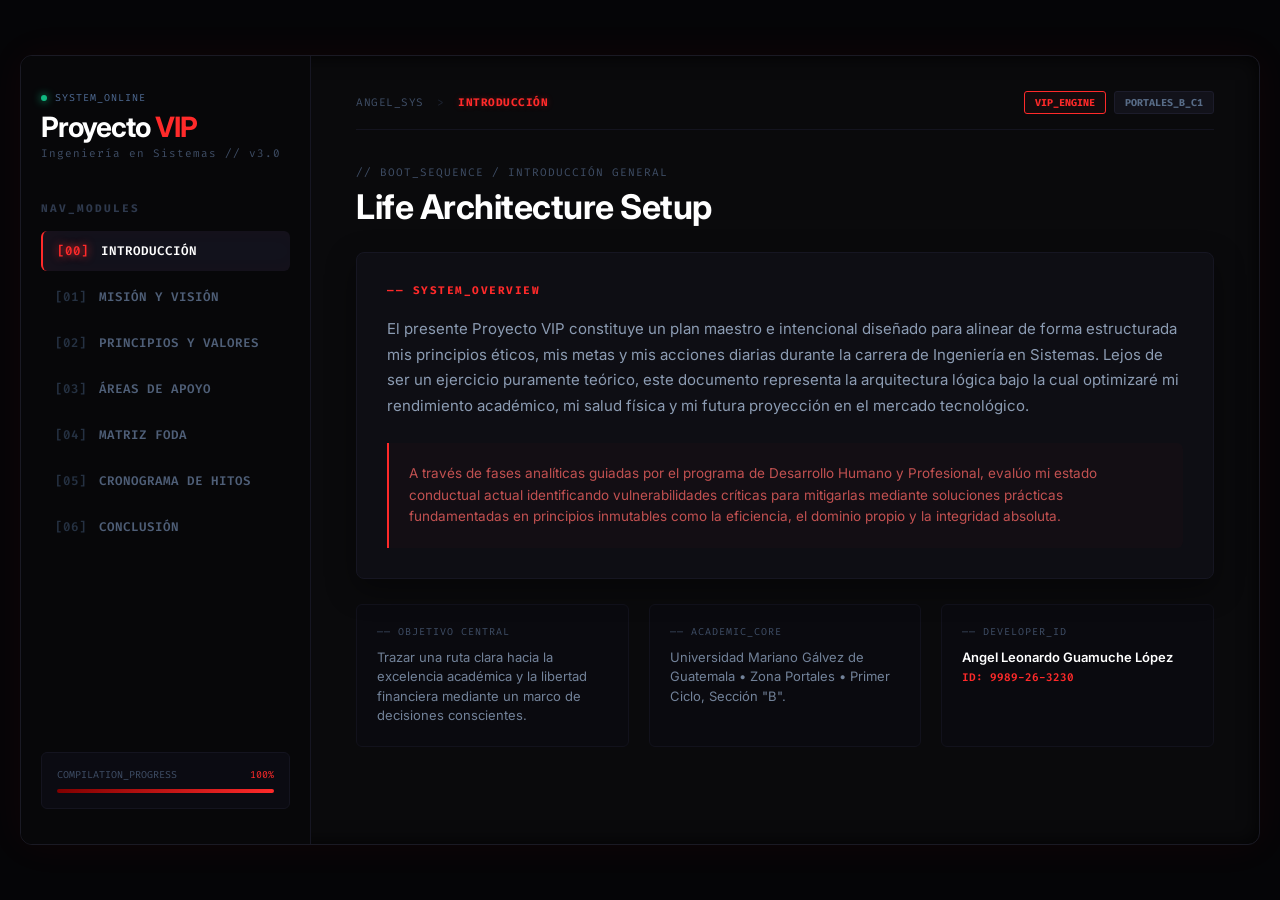
<file: index.html>
<!DOCTYPE html>
<html lang="es">
<head>
    <meta charset="UTF-8">
    <meta name="viewport" content="width=device-width, initial-scale=1.0">
    <title>Proyecto VIP - Angel Leonardo</title>
    <link rel="preconnect" href="https://fonts.googleapis.com">
    <link rel="preconnect" href="https://fonts.gstatic.com" crossorigin>
    <link href="https://fonts.googleapis.com/css2?family=Fira+Code:wght@400;600;700&family=Inter:wght@300;400;500;600;700&display=swap" rel="stylesheet">
    <link rel="stylesheet" href="https://cdnjs.cloudflare.com/ajax/libs/font-awesome/6.5.1/css/all.min.css">
    <link rel="stylesheet" href="styles.css">
</head>
<body>

    <div class="dashboard-container">
        
        <aside class="sidebar">
            <div class="brand-section">
                <span class="sub-brand"><span class="pulse-dot"></span> SYSTEM_ONLINE</span>
                <h1 class="main-brand">Proyecto <span class="text-red">VIP</span></h1>
                <span class="brand-career">Ingeniería en Sistemas // v3.0</span>
            </div>

            <div class="menu-label">NAV_MODULES</div>
            <nav class="sidebar-menu">
                <button class="menu-item active" onclick="switchTab(event, 'tab-intro')">
                    <span class="menu-num">[00]</span> INTRODUCCIÓN
                </button>
                <button class="menu-item" onclick="switchTab(event, 'tab-vision')">
                    <span class="menu-num">[01]</span> MISIÓN Y VISIÓN
                </button>
                <button class="menu-item" onclick="switchTab(event, 'tab-principles')">
                    <span class="menu-num">[02]</span> PRINCIPIOS Y VALORES
                </button>
                <button class="menu-item" onclick="switchTab(event, 'tab-areas')">
                    <span class="menu-num">[03]</span> ÁREAS DE APOYO
                </button>
                <button class="menu-item" onclick="switchTab(event, 'tab-foda')">
                    <span class="menu-num">[04]</span> MATRIZ FODA
                </button>
                <button class="menu-item" onclick="switchTab(event, 'tab-roadmap')">
                    <span class="menu-num">[05]</span> CRONOGRAMA DE HITOS
                </button>
                <button class="menu-item" onclick="switchTab(event, 'tab-conclusion')">
                    <span class="menu-num">[06]</span> CONCLUSIÓN
                </button>
            </nav>

            <div class="sidebar-footer">
                <div class="progress-container">
                    <div class="progress-text">
                        <span>COMPILATION_PROGRESS</span>
                        <span class="text-red font-mono">100%</span>
                    </div>
                    <div class="progress-bar-bg">
                        <div class="progress-bar-fill"></div>
                    </div>
                </div>
            </div>
        </aside>

        <main class="main-content">
            
            <header class="top-header">
                <div class="breadcrumb">
                    <span>ANGEL_SYS</span> <span class="separator">></span> <span class="active-path" id="path-indicator">INTRODUCCIÓN</span>
                </div>
                <div class="header-badges">
                    <span class="badge badge-outline">VIP_ENGINE</span>
                    <span class="badge badge-filled">PORTALES_B_C1</span>
                </div>
            </header>

            <div class="workspace">
                
                <div id="tab-intro" class="tab-pane active">
                    <div class="module-title">// BOOT_SEQUENCE / INTRODUCCIÓN GENERAL</div>
                    <h2 class="section-heading">Life Architecture Setup</h2>

                    <div class="glass-card">
                        <div class="card-subtitle">—— SYSTEM_OVERVIEW</div>
                        <p class="description-text">
                            El presente Proyecto VIP constituye un plan maestro e intencional diseñado para alinear de forma estructurada mis principios éticos, mis metas y mis acciones diarias durante la carrera de Ingeniería en Sistemas. Lejos de ser un ejercicio puramente teórico, este documento representa la arquitectura lógica bajo la cual optimizaré mi rendimiento académico, mi salud física y mi futura proyección en el mercado tecnológico.
                        </p>

                        <div class="highlight-block">
                            A través de fases analíticas guiadas por el programa de Desarrollo Humano y Profesional, evalúo mi estado conductual actual identificando vulnerabilidades críticas para mitigarlas mediante soluciones prácticas fundamentadas en principios inmutables como la eficiencia, el dominio propio y la integridad absoluta.
                        </div>
                    </div>

                    <div class="info-grid triple">
                        <div class="mini-card">
                            <div class="mini-card-title">—— OBJETIVO CENTRAL</div>
                            <p class="mini-card-text">Trazar una ruta clara hacia la excelencia académica y la libertad financiera mediante un marco de decisiones conscientes.</p>
                        </div>
                        <div class="mini-card">
                            <div class="mini-card-title">—— ACADEMIC_CORE</div>
                            <p class="mini-card-text">Universidad Mariano Gálvez de Guatemala • Zona Portales • Primer Ciclo, Sección "B".</p>
                        </div>
                        <div class="mini-card">
                            <div class="mini-card-title">—— DEVELOPER_ID</div>
                            <p class="mini-card-text white-highlight">Angel Leonardo Guamuche López<br><span class="text-red font-mono text-xs">ID: 9989-26-3230</span></p>
                        </div>
                    </div>
                </div>

                <div id="tab-vision" class="tab-pane">
                    <div class="module-title">// DIRECTIVES / ARQUITECTURA ESTRATÉGICA</div>
                    <h2 class="section-heading">Core Misión & Visión</h2>

                    <div class="info-grid dual">
                        <div class="glass-card border-red-subtle">
                            <div class="card-subtitle"><i class="fa-solid fa-eye"></i> VISION_TARGET (META GLOBAL)</div>
                            <p class="quote-text">
                                "Consolidarme como un ingeniero líder e íntegro que goza de libertad financiera mediante sistemas de inversión inteligentes y un bienestar integral innegociable; construyendo un legacy de excelencia técnica, mental y física en cada área de mi vida."
                            </p>
                            <div class="indicator-box">
                                <strong>Objetivo de Visión:</strong> Desarrollar un liderazgo técnico y humano mediante la ingeniería en sistemas, que me permita asegurar estabilidad financiera y equilibrio emocional para impactar positivamente en mi entorno.
                            </div>
                        </div>

                        <div class="glass-card border-red-subtle">
                            <div class="card-subtitle"><i class="fa-solid fa-terminal"></i> MISSION_SCRIPT (MÉTODO DE OPERACIÓN)</div>
                            <p class="quote-text">
                                "Optimizar mi rendimiento profesional y académico utilizando mi intuición analítica y madurez laboral para resolver problemas complejos en el sector IT, manteniendo una disciplina física y mental estricta que potencie mi salud y mi valor estratégico en equipos de alta exigencia."
                            </p>
                        </div>
                    </div>
                </div>

                <div id="tab-principles" class="tab-pane">
                    <div class="module-title">// SECURITY_ETHICS / MARCO DE PROTECCIÓN CONDUCTUAL</div>
                    <h2 class="section-heading">VIP Principles & Upgrades</h2>

                    <div class="info-grid dual">
                        <div class="glass-card">
                            <div class="card-subtitle">—— PRINCIPIOS VIP (SISTEMAS INMUTABLES)</div>
                            <ul class="custom-list">
                                <li><span class="list-num">PRN-01</span> <div><strong>Libertad Financiera:</strong> Generar apropiación y capacidad real de ahorro.</div></li>
                                <li><span class="list-num">PRN-02</span> <div><strong>Trabajo Duro:</strong> Ejecución enfocada sin buscar atajos fáciles.</div></li>
                                <li><span class="list-num">PRN-03</span> <div><strong>Responsabilidad:</strong> Responder plenamente por cada decisión tomada.</div></li>
                                <li><span class="list-num">PRN-04</span> <div><strong>Productividad:</strong> Maximizar el rendimiento del tiempo disponible.</div></li>
                                <li><span class="list-num">PRN-05</span> <div><strong>Integridad:</strong> Comportamiento intachable alineado a la moralidad.</div></li>
                            </ul>
                        </div>

                        <div class="glass-card">
                            <div class="card-subtitle">—— VALORES OPERATIVOS (PASSIVE BUFFS)</div>
                            <ul class="custom-list">
                                <li><span class="list-num badge-gray">VAL-01</span> <div><strong>Resiliencia:</strong> Sostener la marcha bajo entornos de alta exigencia.</div></li>
                                <li><span class="list-num badge-gray">VAL-02</span> <div><strong>Disciplina:</strong> Hacer lo que corresponde por encima del estado de ánimo.</div></li>
                                <li><span class="list-num badge-gray">VAL-03</span> <div><strong>Paciencia:</strong> Respetar la maduración cronológica de los procesos.</div></li>
                                <li><span class="list-num badge-gray">VAL-04</span> <div><strong>Compromiso:</strong> Pacto inquebrantable con mis metas a largo plazo.</div></li>
                                <li><span class="list-num badge-gray">VAL-05</span> <div><strong>Gratitud:</strong> Reconocimiento del camino, de la fe y los mentores.</div></li>
                            </ul>
                        </div>
                    </div>
                </div>

                <div id="tab-areas" class="tab-pane">
                    <div class="module-title">// DEPENDENCY_INJECTION / NODOS DE RED DE SEGURIDAD</div>
                    <h2 class="section-heading">Sustento & Power Sources</h2>
                    
                    <div class="glass-card">
                        <div class="card-subtitle">—— ÁREAS DE CONTROL INTEGRAL</div>
                        <p class="description-text mb-20">
                            Para evitar un fallo sistémico o fatiga crítica, el proyecto se distribuye en pilares fundamentales que sustentan mi crecimiento diario:
                        </p>
                        
                        <div class="info-grid triple">
                            <div class="sub-border-card">
                                <h3><i class="fa-solid fa-brain text-red"></i> Intelectual & Laboral</h3>
                                <p class="small-text">Respaldado por el ecosistema de la UMG y la experiencia laboral previa para acelerar la inserción en vacantes IT competitivas.</p>
                            </div>
                            <div class="sub-border-card">
                                <h3><i class="fa-solid fa-heart text-red"></i> Familiar & Emocional</h3>
                                <p class="small-text">Soporte y estabilidad de mi círculo cercano que actúa como red de mitigación de estrés en semanas cargadas.</p>
                            </div>
                            <div class="sub-border-card">
                                <h3><i class="fa-solid fa-dumbbell text-red"></i> Física & Espiritual</h3>
                                <p class="small-text">Entrenamientos de fuerza bien agendados y entrega de planes bajo la soberanía y guía de Dios ("Debemos hacer planes confiando en que Dios nos dirija").</p>
                            </div>
                        </div>
                    </div>
                </div>

                <div id="tab-foda" class="tab-pane">
                    <div class="module-title">// RISK_ANALYSIS / REVISIÓN ESTRATÉGICA DE ENTORNO</div>
                    <h2 class="section-heading">Matriz FODA & Mitigación</h2>

                    <div class="info-grid dual">
                        <div class="glass-card border-green-subtle">
                            <div class="card-subtitle text-green">[ASSETS / PUNTOS FUERTES]</div>
                            <ul class="bullet-list">
                                <li>Capacidad destacada de aprendizaje autodidacta y enfoque en programación.</li>
                                <li>Madurez y sólida ética de trabajo desarrollada en experiencias previas.</li>
                                <li>Resiliencia para tramos largos y claridad absoluta de objetivos vitales.</li>
                            </ul>
                        </div>

                        <div class="glass-card border-red-subtle">
                            <div class="card-subtitle text-red">[BUGS / EXCEPCIONES CRÍTICAS]</div>
                            <ul class="bullet-list">
                                <li>Desmotivación repentina ante contenidos puramente teóricos.</li>
                                <li>Gestión de la fatiga acumulada entre la carga laboral y los estudios.</li>
                                <li>Distracciones externas o desgaste mental hacia los cierres de ciclo.</li>
                            </ul>
                        </div>
                    </div>

                    <div class="glass-card mt-20">
                        <div class="card-subtitle">—— MITIGATION_SCRIPTS (PARCHES DE ACCIÓN)</div>
                        <div class="timeline-logs">
                            <div class="log-line"><span class="lbl-short">[SHORT-TERM]</span> Dedicar 1-2 horas diarias al estudio autodidacta de código y blindar los entrenamientos de fuerza.</div>
                            <div class="log-line"><span class="lbl-mid">[MID-TERM]</span> Aprovechar la madurez laboral previa para migrar a plazas técnicas intermedias y crear un fondo de reserva financiero robusto.</div>
                            <div class="log-line"><span class="lbl-long">[LONG-TERM]</span> Sostener la resiliencia en la recta final de la carrera, abriendo cuentas de inversión avanzadas.</div>
                        </div>
                    </div>
                </div>

                <div id="tab-roadmap" class="tab-pane">
                    <div class="module-title">// TIMELINE / HITOS DE DESPLIEGUE</div>
                    <h2 class="section-heading">Release Roadmap & Métricas</h2>

                    <div class="glass-card no-padding">
                        <table class="premium-table">
                            <thead>
                                <tr>
                                    <th>RELEASE_ID</th>
                                    <th>ACTIVIDAD DEL CORE / MISIONES</th>
                                    <th>FASE</th>
                                    <th>CRITICAL DEADLINE</th>
                                </tr>
                            </thead>
                            <tbody>
                                <tr>
                                    <td class="font-mono text-red">MET-01</td>
                                    <td>Dominar herramientas y stacks modernos de programación de forma libre.</td>
                                    <td>Corto Plazo</td>
                                    <td class="font-mono label-deadline">DICIEMBRE 2026</td>
                                </tr>
                                <tr>
                                    <td class="font-mono text-red">MET-02</td>
                                    <td>Culminar e ingresar limpio al segundo año de Ingeniería en Sistemas.</td>
                                    <td>Corto Plazo</td>
                                    <td class="font-mono label-deadline">DICIEMBRE 2026</td>
                                </tr>
                                <tr>
                                    <td class="font-mono text-red">MET-03</td>
                                    <td>Migración y estabilización formal en un empleo del sector IT.</td>
                                    <td>Mediano Plazo</td>
                                    <td class="font-mono label-deadline">ENERO 2028</td>
                                </tr>
                                <tr>
                                    <td class="font-mono text-red">MET-04</td>
                                    <td>Consolidación del fondo de reserva estratégico para apalancamiento.</td>
                                    <td>Mediano Plazo</td>
                                    <td class="font-mono label-deadline">JUNIO 2028</td>
                                </tr>
                                <tr>
                                    <td class="font-mono text-red">MET-05</td>
                                    <td>Graduación y obtención del título oficial de Ingeniería en Sistemas.</td>
                                    <td>Largo Plazo</td>
                                    <td class="font-mono label-deadline text-red font-bold">AGOSTO 2031</td>
                                </tr>
                            </tbody>
                        </table>
                    </div>
                </div>

                <div id="tab-conclusion" class="tab-pane">
                    <div class="module-title">// EVALUATION / CONCLUSIÓN INTEGRAL</div>
                    <h2 class="section-heading">Dev Review & Growth</h2>

                    <div class="glass-card reflection-card">
                        <div class="card-subtitle text-red">—— INSTRUCTION_COMPILATION_SUCCESS</div>
                        <p class="reflection-text">
                            "Gracias a este proyecto VIP he aprendido que el éxito no es un evento de suerte, sino un algoritmo de decisiones diarias basadas en principios inmutables como la moralidad. Cada día me sumerjo más en querer lograr todo lo propuesto dentro de este proyecto; estoy siendo más disciplinado, honesto y responsable conmigo mismo y eso me hace sentirme bien más allá de lo que quiero lograr. Disfruto el proceso y, conociendo mi capacidad real, me ha ayudado a dejar de ser tan pesimista conmigo mismo."
                        </p>
                        <div class="script-footer font-mono">
                            <span>SOURCE: PORTAFOLIO_VIP_ANGEL.LOG</span>
                            <span class="text-red">"Debemos hacer planes confiando en que Dios nos dirija" — Prov. 16:9</span>
                        </div>
                    </div>
                </div>

            </div>
        </main>
    </div>

    <script>
        function switchTab(event, tabId) {
            // Ocultar paneles activos
            const panes = document.querySelectorAll('.tab-pane');
            panes.forEach(pane => pane.classList.remove('active'));

            // Quitar clase activa a botones
            const menuItems = document.querySelectorAll('.menu-item');
            menuItems.forEach(item => item.classList.remove('active'));

            // Activar el panel y botón correspondientes
            document.getElementById(tabId).classList.add('active');
            event.currentTarget.classList.add('active');

            // Actualizar dinámicamente la miga de pan superior omitiendo códigos de corchetes
            const pathText = event.currentTarget.innerText.replace(/\[\d+\]/g, '').trim();
            document.getElementById('path-indicator').innerText = pathText;
        }
    </script>
</body>
</html>
</file>
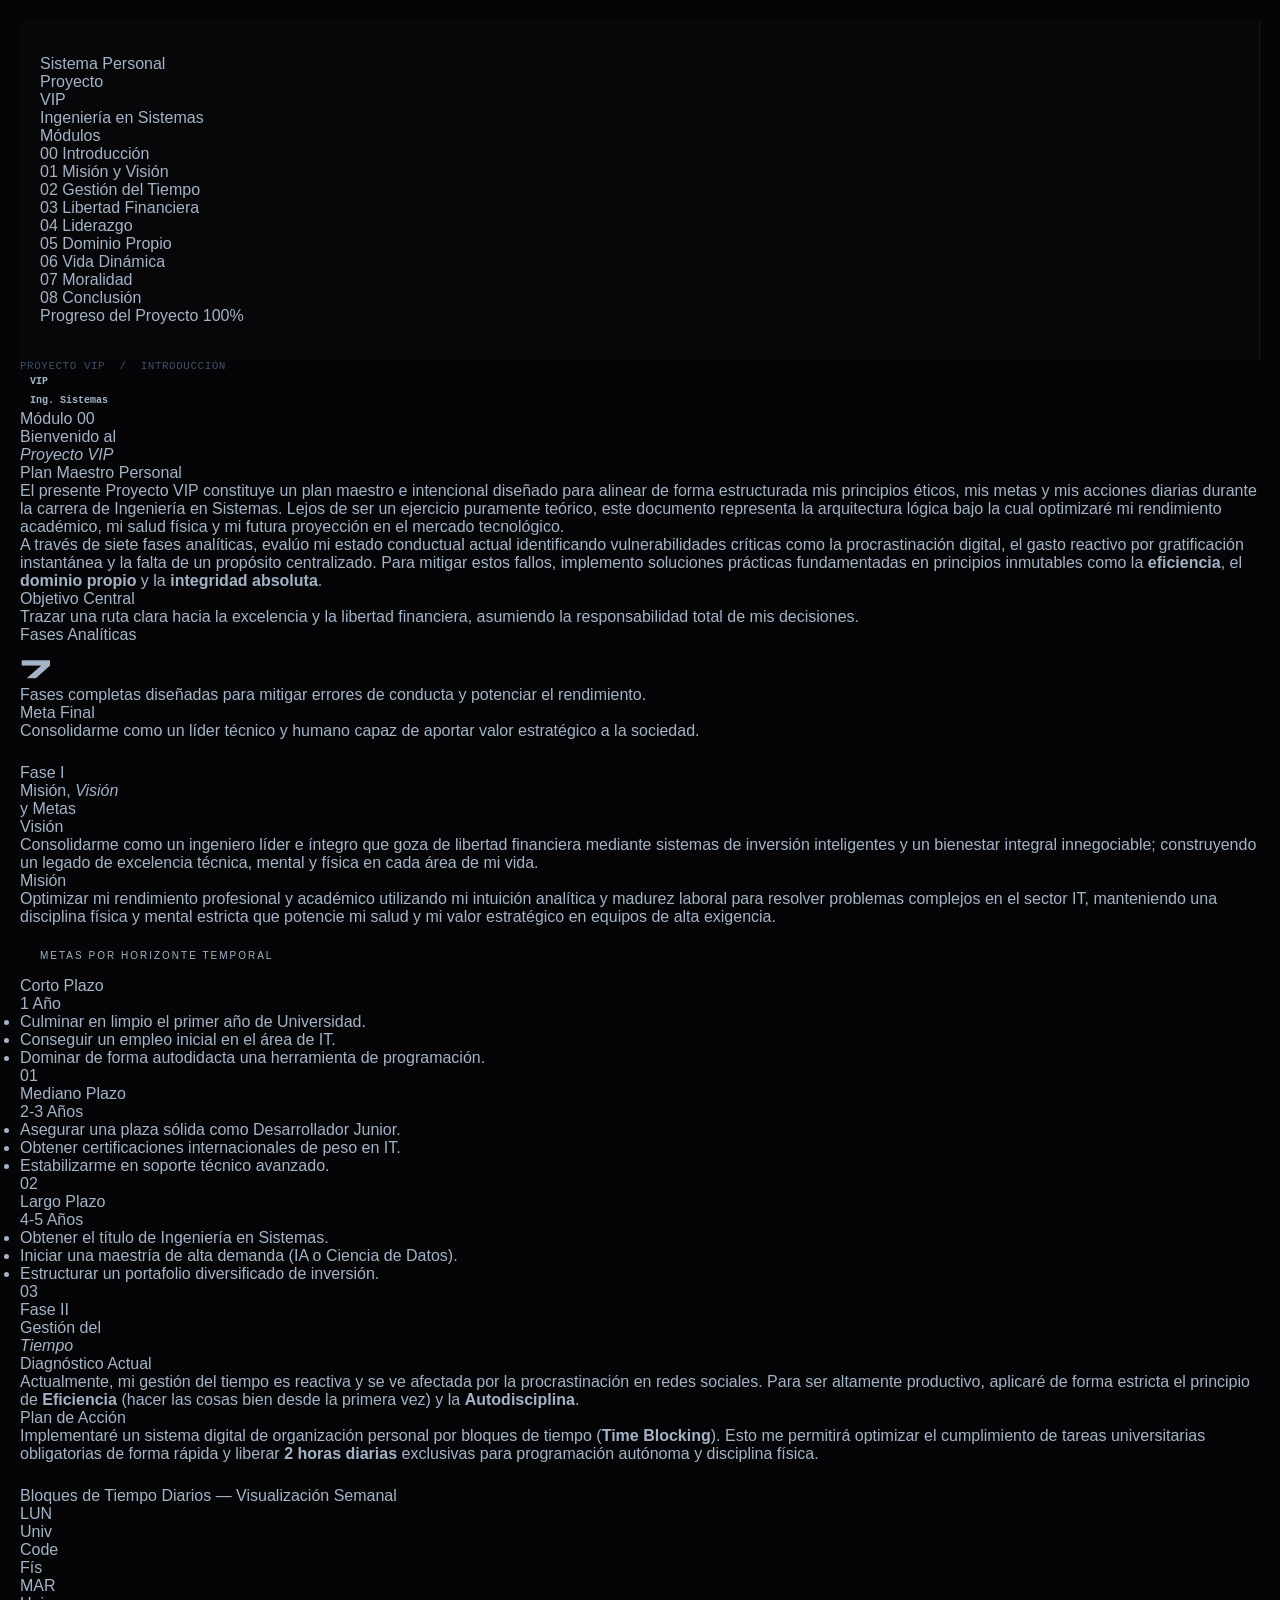
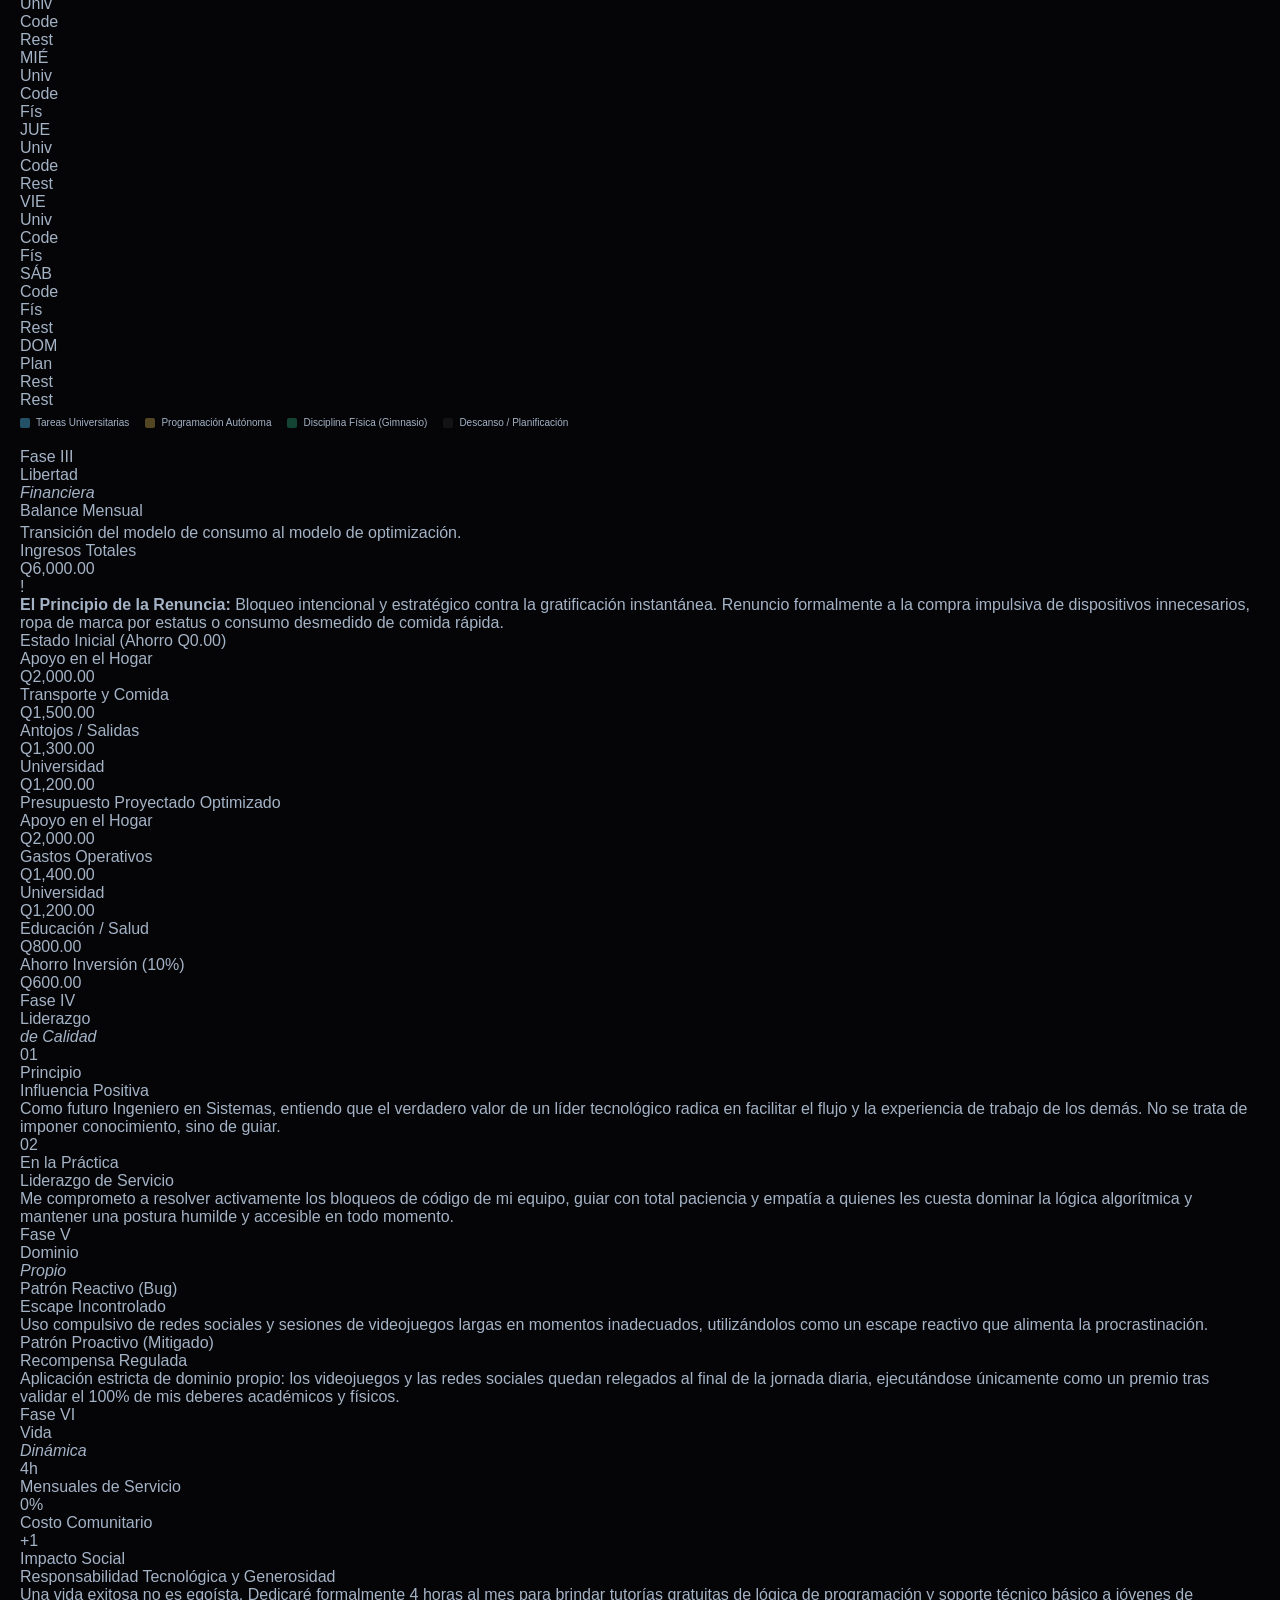
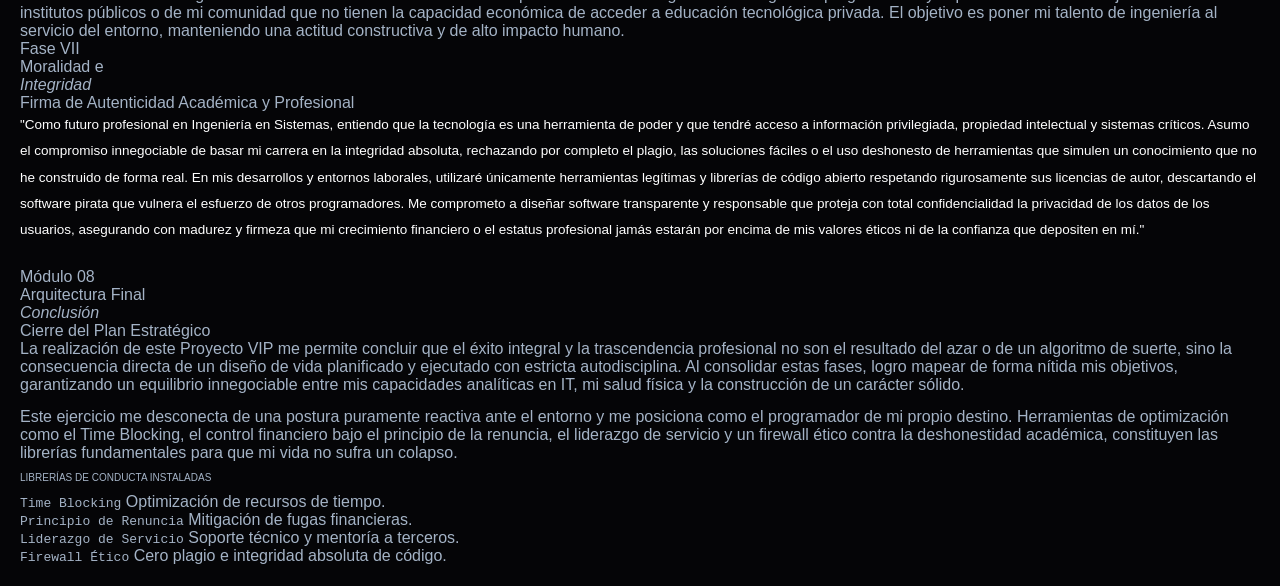
<file: dashb.html>
<!DOCTYPE html>
<html lang="es">
<head>
  <meta charset="UTF-8" />
  <meta name="viewport" content="width=device-width, initial-scale=1.0"/>
  <title>Proyecto VIP</title>
  <link href="https://fonts.googleapis.com/css2?family=Syne:wght@400;600;700;800&family=JetBrains+Mono:wght@300;400;600&family=Playfair+Display:wght@400;700&display=swap" rel="stylesheet"/>
  <link rel="stylesheet" href="styles.css" />
</head>
<body>
<div class="app">

  <aside class="sidebar">
    <div class="sidebar-logo">
      <div class="logo-tag">Sistema Personal</div>
      <div class="logo-title">Proyecto<br><span>VIP</span></div>
      <div class="logo-sub">Ingeniería en Sistemas</div>
    </div>

    <div class="sidebar-section-label">Módulos</div>

    <div class="nav-item active" onclick="switchPanel('intro', this)">
      <span class="nav-num">00</span>
      <span class="nav-label">Introducción</span>
      <span class="nav-dot"></span>
    </div>
    <div class="nav-item" onclick="switchPanel('fase1', this)">
      <span class="nav-num">01</span>
      <span class="nav-label">Misión y Visión</span>
      <span class="nav-dot"></span>
    </div>
    <div class="nav-item" onclick="switchPanel('fase2', this)">
      <span class="nav-num">02</span>
      <span class="nav-label">Gestión del Tiempo</span>
      <span class="nav-dot"></span>
    </div>
    <div class="nav-item" onclick="switchPanel('fase3', this)">
      <span class="nav-num">03</span>
      <span class="nav-label">Libertad Financiera</span>
      <span class="nav-dot"></span>
    </div>
    <div class="nav-item" onclick="switchPanel('fase4', this)">
      <span class="nav-num">04</span>
      <span class="nav-label">Liderazgo</span>
      <span class="nav-dot"></span>
    </div>
    <div class="nav-item" onclick="switchPanel('fase5', this)">
      <span class="nav-num">05</span>
      <span class="nav-label">Dominio Propio</span>
      <span class="nav-dot"></span>
    </div>
    <div class="nav-item" onclick="switchPanel('fase6', this)">
      <span class="nav-num">06</span>
      <span class="nav-label">Vida Dinámica</span>
      <span class="nav-dot"></span>
    </div>
    <div class="nav-item" onclick="switchPanel('fase7', this)">
      <span class="nav-num">07</span>
      <span class="nav-label">Moralidad</span>
      <span class="nav-dot"></span>
    </div>
    <div class="nav-item" onclick="switchPanel('conclusion', this)">
      <span class="nav-num">08</span>
      <span class="nav-label">Conclusión</span>
      <span class="nav-dot"></span>
    </div>

    <div class="sidebar-footer">
      <div class="progress-label">
        <span>Progreso del Proyecto</span>
        <span id="prog-pct">100%</span>
      </div>
      <div class="progress-bar">
        <div class="progress-fill" id="prog-fill" style="width:100%"></div>
      </div>
    </div>
  </aside>

  <div class="main">
    <div class="topbar">
      <div class="breadcrumb">PROYECTO VIP &nbsp;/&nbsp; <span id="bread-current">INTRODUCCIÓN</span></div>
      <div class="status-badges">
        <div class="badge badge-gold">VIP</div>
        <div class="badge badge-cyan">Ing. Sistemas</div>
      </div>
    </div>

    <div class="content">

      <div id="panel-intro" class="panel active">
        <div class="section-header">
          <div class="section-eyebrow">Módulo 00</div>
          <div class="section-title">Bienvenido al<br><em>Proyecto VIP</em></div>
        </div>

        <div class="intro-hero">
          <div class="card-title">Plan Maestro Personal</div>
          <p class="card-text">
            El presente Proyecto VIP constituye un plan maestro e intencional diseñado para alinear de forma estructurada mis principios éticos, mis metas y mis acciones diarias durante la carrera de Ingeniería en Sistemas. Lejos de ser un ejercicio puramente teórico, este documento representa la arquitectura lógica bajo la cual optimizaré mi rendimiento académico, mi salud física y mi futura proyección en el mercado tecnológico.
          </p>
          <div class="highlight-box">
            <p>A través de siete fases analíticas, evalúo mi estado conductual actual identificando vulnerabilidades críticas como la procrastinación digital, el gasto reactivo por gratificación instantánea y la falta de un propósito centralizado. Para mitigar estos fallos, implemento soluciones prácticas fundamentadas en principios inmutables como la <strong>eficiencia</strong>, el <strong>dominio propio</strong> y la <strong>integridad absoluta</strong>.</p>
          </div>
        </div>

        <div class="grid-3" style="margin-bottom:24px">
          <div class="card">
            <div class="card-title">Objetivo Central</div>
            <p class="card-text">Trazar una ruta clara hacia la excelencia y la libertad financiera, asumiendo la responsabilidad total de mis decisiones.</p>
          </div>
          <div class="card">
            <div class="card-title">Fases Analíticas</div>
            <p class="card-text" style="font-size:28px;font-family:'Syne',sans-serif;font-weight:800;color:var(--gold);margin:4px 0">7</p>
            <p class="card-text">Fases completas diseñadas para mitigar errores de conducta y potenciar el rendimiento.</p>
          </div>
          <div class="card">
            <div class="card-title">Meta Final</div>
            <p class="card-text">Consolidarme como un líder técnico y humano capaz de aportar valor estratégico a la sociedad.</p>
          </div>
        </div>
      </div>

      <div id="panel-fase1" class="panel">
        <div class="section-header">
          <div class="section-eyebrow">Fase I</div>
          <div class="section-title">Misión, <em>Visión</em><br>y Metas</div>
        </div>

        <div class="vision-mission-grid" style="margin-bottom:24px">
          <div class="vm-card vision">
            <div class="vm-label">Visión</div>
            <p class="card-text">Consolidarme como un ingeniero líder e íntegro que goza de libertad financiera mediante sistemas de inversión inteligentes y un bienestar integral innegociable; construyendo un legado de excelencia técnica, mental y física en cada área de mi vida.</p>
          </div>
          <div class="vm-card mision">
            <div class="vm-label">Misión</div>
            <p class="card-text">Optimizar mi rendimiento profesional y académico utilizando mi intuición analítica y madurez laboral para resolver problemas complejos en el sector IT, manteniendo una disciplina física y mental estricta que potencie mi salud y mi valor estratégico en equipos de alta exigencia.</p>
          </div>
        </div>

        <div class="card-title" style="padding:0 0 16px; font-size:10px; letter-spacing:0.2em; color:var(--gold); display:flex; align-items:center; gap:8px;">
          <span style="width:12px; height:1px; background:var(--gold); display:inline-block"></span>
          METAS POR HORIZONTE TEMPORAL
        </div>
        <div class="metas-grid">
          <div class="meta-card">
            <div class="meta-timeline">Corto Plazo</div>
            <div class="meta-period">1 Año</div>
            <ul class="meta-items">
              <li>Culminar en limpio el primer año de Universidad.</li>
              <li>Conseguir un empleo inicial en el área de IT.</li>
              <li>Dominar de forma autodidacta una herramienta de programación.</li>
            </ul>
            <div class="meta-num">01</div>
          </div>
          <div class="meta-card">
            <div class="meta-timeline">Mediano Plazo</div>
            <div class="meta-period">2-3 Años</div>
            <ul class="meta-items">
              <li>Asegurar una plaza sólida como Desarrollador Junior.</li>
              <li>Obtener certificaciones internacionales de peso en IT.</li>
              <li>Estabilizarme en soporte técnico avanzado.</li>
            </ul>
            <div class="meta-num">02</div>
          </div>
          <div class="meta-card">
            <div class="meta-timeline">Largo Plazo</div>
            <div class="meta-period">4-5 Años</div>
            <ul class="meta-items">
              <li>Obtener el título de Ingeniería en Sistemas.</li>
              <li>Iniciar una maestría de alta demanda (IA o Ciencia de Datos).</li>
              <li>Estructurar un portafolio diversificado de inversión.</li>
            </ul>
            <div class="meta-num">03</div>
          </div>
        </div>
      </div>

      <div id="panel-fase2" class="panel">
        <div class="section-header">
          <div class="section-eyebrow">Fase II</div>
          <div class="section-title">Gestión del<br><em>Tiempo</em></div>
        </div>

        <div class="grid-2" style="margin-bottom:24px">
          <div class="card" style="border-color:rgba(240,82,82,0.2)">
            <div class="card-title" style="color:var(--red)">Diagnóstico Actual</div>
            <p class="card-text">Actualmente, mi gestión del tiempo es reactiva y se ve afectada por la procrastinación en redes sociales. Para ser altamente productivo, aplicaré de forma estricta el principio de <strong>Eficiencia</strong> (hacer las cosas bien desde la primera vez) y la <strong>Autodisciplina</strong>.</p>
          </div>
          <div class="card" style="border-color:rgba(52,211,153,0.2)">
            <div class="card-title" style="color:var(--green)">Plan de Acción</div>
            <p class="card-text">Implementaré un sistema digital de organización personal por bloques de tiempo (<strong>Time Blocking</strong>). Esto me permitirá optimizar el cumplimiento de tareas universitarias obligatorias de forma rápida y liberar <strong style="color:var(--gold-light)">2 horas diarias</strong> exclusivas para programación autónoma y disciplina física.</p>
          </div>
        </div>

        <div class="card" style="margin-bottom:20px">
          <div class="card-title">Bloques de Tiempo Diarios — Visualización Semanal</div>
          <div class="time-block-visual">
            <div class="tb-day"><div class="tb-day-name">LUN</div><div class="tb-block tb-uni">Univ</div><div class="tb-block tb-code">Code</div><div class="tb-block tb-fis">Fís</div></div>
            <div class="tb-day"><div class="tb-day-name">MAR</div><div class="tb-block tb-uni">Univ</div><div class="tb-block tb-code">Code</div><div class="tb-block tb-rest">Rest</div></div>
            <div class="tb-day"><div class="tb-day-name">MIÉ</div><div class="tb-block tb-uni">Univ</div><div class="tb-block tb-code">Code</div><div class="tb-block tb-fis">Fís</div></div>
            <div class="tb-day"><div class="tb-day-name">JUE</div><div class="tb-block tb-uni">Univ</div><div class="tb-block tb-code">Code</div><div class="tb-block tb-rest">Rest</div></div>
            <div class="tb-day"><div class="tb-day-name">VIE</div><div class="tb-block tb-uni">Univ</div><div class="tb-block tb-code">Code</div><div class="tb-block tb-fis">Fís</div></div>
            <div class="tb-day"><div class="tb-day-name">SÁB</div><div class="tb-block tb-code">Code</div><div class="tb-block tb-fis">Fís</div><div class="tb-block tb-rest">Rest</div></div>
            <div class="tb-day"><div class="tb-day-name">DOM</div><div class="tb-block tb-rest">Plan</div><div class="tb-block tb-rest">Rest</div><div class="tb-block tb-rest">Rest</div></div>
          </div>
          <div style="display:flex; gap:16px; flex-wrap:wrap; margin-top:8px">
            <div style="display:flex; align-items:center; gap:6px"><div style="width:10px; height:10px; border-radius:2px; background:rgba(79,195,247,0.4)"></div><span style="font-size:10px; color:var(--text-muted)">Tareas Universitarias</span></div>
            <div style="display:flex; align-items:center; gap:6px"><div style="width:10px; height:10px; border-radius:2px; background:rgba(201,168,76,0.4)"></div><span style="font-size:10px; color:var(--text-muted)">Programación Autónoma</span></div>
            <div style="display:flex; align-items:center; gap:6px"><div style="width:10px; height:10px; border-radius:2px; background:rgba(52,211,153,0.3)"></div><span style="font-size:10px; color:var(--text-muted)">Disciplina Física (Gimnasio)</span></div>
            <div style="display:flex; align-items:center; gap:6px"><div style="width:10px; height:10px; border-radius:2px; background:rgba(255,255,255,0.06)"></div><span style="font-size:10px; color:var(--text-muted)">Descanso / Planificación</span></div>
          </div>
        </div>
      </div>

      <div id="panel-fase3" class="panel">
        <div class="section-header">
          <div class="section-eyebrow">Fase III</div>
          <div class="section-title">Libertad<br><em>Financiera</em></div>
        </div>

        <div class="finance-header">
          <div>
            <div class="card-title" style="margin-bottom:4px">Balance Mensual</div>
            <p class="card-text">Transición del modelo de consumo al modelo de optimización.</p>
          </div>
          <div class="finance-kpi">
            <div class="kpi-label">Ingresos Totales</div>
            <div class="kpi-value green">Q6,000.00</div>
          </div>
        </div>

        <div class="renuncia-box">
          <div class="renuncia-icon">!</div>
          <div class="renuncia-text">
            <strong>El Principio de la Renuncia:</strong> Bloqueo intencional y estratégico contra la gratificación instantánea. Renuncio formalmente a la compra impulsiva de dispositivos innecesarios, ropa de marca por estatus o consumo desmedido de comida rápida.
          </div>
        </div>

        <div class="budget-compare">
          <div>
            <div class="budget-col-title error">Estado Inicial (Ahorro Q0.00)</div>
            <div class="budget-item">
              <span class="budget-item-label">Apoyo en el Hogar</span>
              <div class="budget-item-bar"><div class="budget-item-fill c-hogar" style="width: 33%"></div></div>
              <span class="budget-item-amount">Q2,000.00</span>
            </div>
            <div class="budget-item">
              <span class="budget-item-label">Transporte y Comida</span>
              <div class="budget-item-bar"><div class="budget-item-fill c-trans" style="width: 25%"></div></div>
              <span class="budget-item-amount">Q1,500.00</span>
            </div>
            <div class="budget-item">
              <span class="budget-item-label">Antojos / Salidas</span>
              <div class="budget-item-bar"><div class="budget-item-fill c-grat" style="width: 21%"></div></div>
              <span class="budget-item-amount">Q1,300.00</span>
            </div>
            <div class="budget-item">
              <span class="budget-item-label">Universidad</span>
              <div class="budget-item-bar"><div class="budget-item-fill c-uni" style="width: 20%"></div></div>
              <span class="budget-item-amount">Q1,200.00</span>
            </div>
          </div>

          <div>
            <div class="budget-col-title optimal">Presupuesto Proyectado Optimizado</div>
            <div class="budget-item">
              <span class="budget-item-label">Apoyo en el Hogar</span>
              <div class="budget-item-bar"><div class="budget-item-fill c-hogar" style="width: 33%"></div></div>
              <span class="budget-item-amount">Q2,000.00</span>
            </div>
            <div class="budget-item">
              <span class="budget-item-label">Gastos Operativos</span>
              <div class="budget-item-bar"><div class="budget-item-fill c-ops" style="width: 23%"></div></div>
              <span class="budget-item-amount">Q1,400.00</span>
            </div>
            <div class="budget-item">
              <span class="budget-item-label">Universidad</span>
              <div class="budget-item-bar"><div class="budget-item-fill c-uni" style="width: 20%"></div></div>
              <span class="budget-item-amount">Q1,200.00</span>
            </div>
            <div class="budget-item">
              <span class="budget-item-label">Educación / Salud</span>
              <div class="budget-item-bar"><div class="budget-item-fill c-edu" style="width: 13%"></div></div>
              <span class="budget-item-amount">Q800.00</span>
            </div>
            <div class="budget-item" style="border-color: rgba(201,168,76,0.3)">
              <span class="budget-item-label" style="color:var(--gold-light)">Ahorro Inversión (10%)</span>
              <div class="budget-item-bar"><div class="budget-item-fill c-ahorro" style="width: 10%"></div></div>
              <span class="budget-item-amount" style="color:var(--gold-light)">Q600.00</span>
            </div>
          </div>
        </div>
      </div>

      <div id="panel-fase4" class="panel">
        <div class="section-header">
          <div class="section-eyebrow">Fase IV</div>
          <div class="section-title">Liderazgo<br><em>de Calidad</em></div>
        </div>

        <div class="leadership-grid">
          <div class="pillar-card">
            <div class="pillar-num">01</div>
            <div class="pillar-icon-label">Principio</div>
            <div class="pillar-heading">Influencia Positiva</div>
            <p class="card-text">Como futuro Ingeniero en Sistemas, entiendo que el verdadero valor de un líder tecnológico radica en facilitar el flujo y la experiencia de trabajo de los demás. No se trata de imponer conocimiento, sino de guiar.</p>
          </div>
          <div class="pillar-card">
            <div class="pillar-num">02</div>
            <div class="pillar-icon-label">En la Práctica</div>
            <div class="pillar-heading">Liderazgo de Servicio</div>
            <p class="card-text">Me comprometo a resolver activamente los bloqueos de código de mi equipo, guiar con total paciencia y empatía a quienes les cuesta dominar la lógica algorítmica y mantener una postura humilde y accesible en todo momento.</p>
          </div>
        </div>
      </div>

      <div id="panel-fase5" class="panel">
        <div class="section-header">
          <div class="section-eyebrow">Fase V</div>
          <div class="section-title">Dominio<br><em>Propio</em></div>
        </div>

        <div class="dominio-visual">
          <div class="estado-card antes">
            <div class="estado-tag">Patrón Reactivo (Bug)</div>
            <div class="estado-title">Escape Incontrolado</div>
            <p class="card-text">Uso compulsivo de redes sociales y sesiones de videojuegos largas en momentos inadecuados, utilizándolos como un escape reactivo que alimenta la procrastinación.</p>
          </div>
          <div class="estado-card despues">
            <div class="estado-tag">Patrón Proactivo (Mitigado)</div>
            <div class="estado-title">Recompensa Regulada</div>
            <p class="card-text">Aplicación estricta de dominio propio: los videojuegos y las redes sociales quedan relegados al final de la jornada diaria, ejecutándose únicamente como un premio tras validar el 100% de mis deberes académicos y físicos.</p>
          </div>
        </div>
      </div>

      <div id="panel-fase6" class="panel">
        <div class="section-header">
          <div class="section-eyebrow">Fase VI</div>
          <div class="section-title">Vida<br><em>Dinámica</em></div>
        </div>

        <div class="vida-stat-row">
          <div class="stat-block">
            <div class="stat-block-num">4h</div>
            <div class="stat-block-label">Mensuales de Servicio</div>
          </div>
          <div class="stat-block">
            <div class="stat-block-num">0%</div>
            <div class="stat-block-label">Costo Comunitario</div>
          </div>
          <div class="stat-block">
            <div class="stat-block-num">+1</div>
            <div class="stat-block-label">Impacto Social</div>
          </div>
        </div>

        <div class="card">
          <div class="card-title">Responsabilidad Tecnológica y Generosidad</div>
          <p class="card-text">
            Una vida exitosa no es egoísta. Dedicaré formalmente 4 horas al mes para brindar tutorías gratuitas de lógica de programación y soporte técnico básico a jóvenes de institutos públicos o de mi comunidad que no tienen la capacidad económica de acceder a educación tecnológica privada. El objetivo es poner mi talento de ingeniería al servicio del entorno, manteniendo una actitud constructiva y de alto impacto humano.
          </p>
        </div>
      </div>

      <div id="panel-fase7" class="panel">
        <div class="section-header">
          <div class="section-eyebrow">Fase VII</div>
          <div class="section-title">Moralidad e<br><em>Integridad</em></div>
        </div>

        <div class="card" style="margin-bottom: 24px; border-color: rgba(201,168,76,0.2)">
          <div class="card-title">Firma de Autenticidad Académica y Profesional</div>
          <p class="card-text" style="font-size:13.5px; line-height: 1.95; color: #fff;">
            "Como futuro profesional en Ingeniería en Sistemas, entiendo que la tecnología es una herramienta de poder y que tendré acceso a información privilegiada, propiedad intelectual y sistemas críticos. Asumo el compromiso innegociable de basar mi carrera en la integridad absoluta, rechazando por completo el plagio, las soluciones fáciles o el uso deshonesto de herramientas que simulen un conocimiento que no he construido de forma real. En mis desarrollos y entornos laborales, utilizaré únicamente herramientas legítimas y librerías de código abierto respetando rigurosamente sus licencias de autor, descartando el software pirata que vulnera el esfuerzo de otros programadores. Me comprometo a diseñar software transparente y responsable que proteja con total confidencialidad la privacidad de los datos de los usuarios, asegurando con madurez y firmeza que mi crecimiento financiero o el estatus profesional jamás estarán por encima de mis valores éticos ni de la confianza que depositen en mí."
          </p>
        </div>
      </div>

      <div id="panel-conclusion" class="panel">
        <div class="section-header">
          <div class="section-eyebrow">Módulo 08</div>
          <div class="section-title">Arquitectura Final<br><em>Conclusión</em></div>
        </div>

        <div class="conclusion-hero">
          <div class="card-title">Cierre del Plan Estratégico</div>
          <p class="card-text">
            La realización de este Proyecto VIP me permite concluir que el éxito integral y la trascendencia profesional no son el resultado del azar o de un algoritmo de suerte, sino la consecuencia directa de un diseño de vida planificado y ejecutado con estricta autodisciplina. Al consolidar estas fases, logro mapear de forma nítida mis objetivos, garantizando un equilibrio innegociable entre mis capacidades analíticas en IT, mi salud física y la construcción de un carácter sólido.
          </p>
          <p class="card-text" style="margin-top: 14px;">
            Este ejercicio me desconecta de una postura puramente reactiva ante el entorno y me posiciona como el programador de mi propio destino. Herramientas de optimización como el Time Blocking, el control financiero bajo el principio de la renuncia, el liderazgo de servicio y un firewall ético contra la deshonestidad académica, constituyen las librerías fundamentales para que mi vida no sufra un colapso.
          </p>
        </div>

        <div class="card-title" style="padding:10px 0; font-size:10px;">LIBRERÍAS DE CONDUCTA INSTALADAS</div>
        <div class="libs-grid">
          <div class="lib-item"><code>Time Blocking</code> Optimización de recursos de tiempo.</div>
          <div class="lib-item"><code>Principio de Renuncia</code> Mitigación de fugas financieras.</div>
          <div class="lib-item"><code>Liderazgo de Servicio</code> Soporte técnico y mentoría a terceros.</div>
          <div class="lib-item"><code>Firewall Ético</code> Cero plagio e integridad absoluta de código.</div>
        </div>
      </div>

    </div>
  </div>
</div>

<script>
  function switchPanel(panelId, element) {
    // Desactivar todos los paneles
    const panels = document.querySelectorAll('.panel');
    panels.forEach(p => p.classList.remove('active'));
    
    // Activar el seleccionado
    const targetPanel = document.getElementById('panel-' + panelId);
    if(targetPanel) targetPanel.classList.add('active');
    
    // Cambiar estado de navegación en el Sidebar
    const navItems = document.querySelectorAll('.nav-item');
    navItems.forEach(item => item.classList.remove('active'));
    element.classList.add('active');
    
    // Actualizar Texto del Breadcrumb superior
    const breadcrumbCurrent = document.getElementById('bread-current');
    breadcrumbCurrent.innerText = element.querySelector('.nav-label').innerText;
    
    // Desplazar vista hacia arriba de forma fluida
    document.querySelector('.main').scrollTop = 0;
  }
</script>
</body>
</html>
</file>
<file: styles.css>
/* --- RESET GENÉRICO Y CONFIGURACIÓN BASE --- */
* {
    margin: 0;
    padding: 0;
    box-sizing: border-box;
}

body {
    font-family: 'Inter', sans-serif;
    background-color: #050507; /* Oscuridad absoluta cyberpunk */
    color: #a4b3c6; /* Texto base limpio y legible */
    min-height: 100vh;
    display: flex;
    justify-content: center;
    align-items: center;
    padding: 20px;
}

/* --- CONTENEDOR MAESTRO DEL DASHBOARD NEÓN --- */
.dashboard-container {
    width: 100%;
    max-width: 1350px;
    height: 790px;
    background-color: #0a0a0c; /* Base de interfaz estilo Gamer */
    border: 1px solid #1a1a24;
    border-radius: 12px;
    display: grid;
    grid-template-columns: 290px 1fr;
    box-shadow: 0 0 40px rgba(255, 42, 42, 0.05), inset 0 0 20px rgba(0, 0, 0, 0.8);
    overflow: hidden;
}

/* --- SIDEBAR LATERAL DE OPERACIONES --- */
.sidebar {
    background-color: #070709; /* Un tono más oscuro para contraste lateral */
    border-right: 1px solid #161622;
    padding: 35px 20px;
    display: flex;
    flex-direction: column;
}

.brand-section {
    margin-bottom: 40px;
    position: relative;
}

.sub-brand {
    font-family: 'Fira Code', monospace;
    font-size: 10px;
    color: #4f6b94;
    letter-spacing: 1px;
    display: flex;
    align-items: center;
    gap: 8px;
    margin-bottom: 6px;
}

/* Punto de estado latiendo en verde */
.pulse-dot {
    width: 6px;
    height: 6px;
    background-color: #10b981;
    border-radius: 50%;
    box-shadow: 0 0 8px #10b981;
    animation: pulseGlow 2s infinite;
}

@keyframes pulseGlow {
    0%, 100% { opacity: 1; transform: scale(1); }
    50% { opacity: 0.3; transform: scale(0.9); }
}

.main-brand {
    font-size: 28px;
    color: #ffffff;
    font-weight: 700;
    letter-spacing: -1px;
}

.brand-career {
    font-family: 'Fira Code', monospace;
    font-size: 11px;
    color: #3f4e66;
    letter-spacing: 1px;
    display: block;
    margin-top: 2px;
}

.menu-label {
    font-family: 'Fira Code', monospace;
    font-size: 11px;
    color: #2e394d;
    letter-spacing: 2px;
    margin-bottom: 15px;
    font-weight: 700;
}

.sidebar-menu {
    display: flex;
    flex-direction: column;
    gap: 6px;
    flex-grow: 1;
}

/* BOTONES INTEGRADOS TIPO GAMER */
.menu-item {
    background: none;
    border: none;
    outline: none;
    width: 100%;
    text-align: left;
    padding: 12px 14px;
    font-size: 12.5px;
    font-weight: 600;
    font-family: 'Fira Code', monospace;
    color: #4f5f78;
    border-radius: 6px;
    cursor: pointer;
    display: flex;
    align-items: center;
    gap: 12px;
    transition: all 0.2s cubic-bezier(0.4, 0, 0.2, 1);
}

.menu-num {
    color: #253142;
    transition: color 0.2s;
}

.menu-item:hover {
    background-color: rgba(255, 42, 42, 0.02);
    color: #a4b3c6;
}

/* Estado activo con iluminación de circuito neón */
.menu-item.active {
    background-color: #12121c;
    color: #ffffff;
    border-left: 2px solid #ff2a2a;
    box-shadow: inset 10px 0 20px rgba(255, 42, 42, 0.03);
}

.menu-item.active .menu-num {
    color: #ff2a2a;
    text-shadow: 0 0 8px #ff2a2a;
}

/* BARRA DE PROGRESO DE CRONOGRAMA INTEGRADA */
.sidebar-footer {
    margin-top: auto;
}

.progress-container {
    background-color: #0b0b12;
    border: 1px solid #14141f;
    padding: 15px;
    border-radius: 6px;
}

.progress-text {
    display: flex;
    justify-content: space-between;
    font-family: 'Fira Code', monospace;
    font-size: 10px;
    color: #3f4e66;
    margin-bottom: 8px;
}

.progress-bar-bg {
    width: 100%;
    height: 4px;
    background-color: #14141f;
    border-radius: 2px;
    overflow: hidden;
}

.progress-bar-fill {
    width: 100%;
    height: 100%;
    background: linear-gradient(90deg, #800000, #ff2a2a);
    box-shadow: 0 0 8px #ff2a2a;
}

/* --- ÁREA DE CONTENIDO PRINCIPAL --- */
.main-content {
    padding: 35px 45px;
    display: flex;
    flex-direction: column;
    overflow-y: auto;
}

/* ENCABEZADO SUPERIOR DE LA CONSOLA */
.top-header {
    display: flex;
    justify-content: space-between;
    align-items: center;
    margin-bottom: 35px;
    border-bottom: 1px solid #14141f;
    padding-bottom: 15px;
}

.breadcrumb {
    font-family: 'Fira Code', monospace;
    font-size: 11px;
    letter-spacing: 0.5px;
    color: #3f4e66;
}

.separator {
    color: #1e2533;
    margin: 0 6px;
}

.active-path {
    color: #ff2a2a;
    font-weight: 700;
    text-shadow: 0 0 6px rgba(255, 42, 42, 0.3);
}

.header-badges {
    display: flex;
    gap: 8px;
}

.badge {
    font-family: 'Fira Code', monospace;
    font-size: 10px;
    font-weight: 700;
    padding: 4px 10px;
    border-radius: 3px;
}

.badge-outline {
    border: 1px solid #ff2a2a;
    color: #ff2a2a;
    background-color: rgba(255, 42, 42, 0.04);
}

.badge-filled {
    background-color: #12121a;
    color: #586c87;
    border: 1px solid #1c1c2b;
}

/* ANIMACIONES DE CAMBIO DE MÓDULO */
.tab-pane {
    display: none;
    animation: cyberFade 0.35s ease-out;
}

.tab-pane.active {
    display: block;
}

@keyframes cyberFade {
    from { opacity: 0; transform: translateY(6px); }
    to { opacity: 1; transform: translateY(0); }
}

/* TITULARES Y TEXTOS GENERALES */
.module-title {
    font-family: 'Fira Code', monospace;
    font-size: 11px;
    color: #3f4e66;
    margin-bottom: 6px;
    letter-spacing: 1px;
}

.section-heading {
    font-size: 34px;
    color: #ffffff;
    font-weight: 700;
    margin-bottom: 25px;
    letter-spacing: -0.5px;
}

/* TARJETAS NEÓN GLASS (CON EFECTO DE CRISTAL DE ALTA DENSIDAD) */
.glass-card {
    background-color: #0e0e14; /* Gris tech oscuro */
    border: 1px solid #161622;
    border-radius: 8px;
    padding: 30px;
    margin-bottom: 25px;
    position: relative;
    box-shadow: 0 10px 30px rgba(0,0,0,0.4);
}

.card-subtitle {
    font-family: 'Fira Code', monospace;
    font-size: 11px;
    color: #ff2a2a;
    font-weight: 700;
    letter-spacing: 1.5px;
    margin-bottom: 18px;
}

.description-text {
    font-size: 15px;
    color: #8c9cb3;
    line-height: 1.7;
    margin-bottom: 25px;
}

/* BLOQUE DE ENTORNO DESTACADO NEÓN */
.highlight-block {
    background-color: rgba(255, 42, 42, 0.02);
    border-left: 2px solid #ff2a2a;
    border-radius: 0 6px 6px 0;
    padding: 20px;
    font-size: 13.5px;
    color: #c25151;
    line-height: 1.6;
}

/* CONFIGURACIÓN DE REJILLAS */
.info-grid {
    display: grid;
    gap: 20px;
}

.info-grid.dual { grid-template-columns: 1fr 1fr; }
.info-grid.triple { grid-template-columns: repeat(3, 1fr); }

/* SUBCARDS INFERIORES */
.mini-card {
    background-color: #0a0a0f;
    border: 1px solid #12121c;
    border-radius: 6px;
    padding: 20px;
}

.mini-card-title {
    font-family: 'Fira Code', monospace;
    font-size: 10px;
    color: #3f4e66;
    letter-spacing: 1px;
    margin-bottom: 10px;
}

.mini-card-text {
    font-size: 13px;
    color: #728299;
    line-height: 1.5;
}

.white-highlight { color: #ffffff; font-weight: 600; }
.text-xs { font-size: 11px; }

/* RE-ESTRUCTURACIÓN DE TEXTOS DE MISIÓN Y VISIÓN */
.quote-text {
    font-size: 16px;
    font-style: italic;
    color: #ffffff;
    line-height: 1.7;
    font-weight: 300;
}

.indicator-box {
    margin-top: 25px;
    border-top: 1px solid #14141f;
    padding-top: 15px;
    font-size: 12.5px;
    color: #63758c;
    line-height: 1.6;
}

.indicator-box strong {
    color: #ff2a2a;
}

/* ENTORNO PARA LISTAS DE PRINCIPIOS DE ACCIÓN */
.custom-list {
    list-style: none;
    display: flex;
    flex-direction: column;
    gap: 15px;
}

.custom-list li {
    font-size: 13.5px;
    color: #8c9cb3;
    display: flex;
    align-items: flex-start;
    gap: 14px;
    line-height: 1.5;
}

.list-num {
    font-family: 'Fira Code', monospace;
    font-size: 10px;
    font-weight: 700;
    color: #ff2a2a;
    background-color: rgba(255, 42, 42, 0.08);
    padding: 3px 6px;
    border-radius: 3px;
    flex-shrink: 0;
}

.list-num.badge-gray {
    color: #586c87;
    background-color: #12121c;
}

/* COMPONENTE DE NODOS CON ICONOS DE SOPORTE */
.sub-border-card {
    background-color: #08080d;
    border: 1px solid #12121c;
    padding: 22px;
    border-radius: 6px;
}

.sub-border-card h3 {
    font-size: 14px;
    color: #ffffff;
    margin-bottom: 10px;
    display: flex;
    align-items: center;
    gap: 10px;
}

.sub-border-card h3 i {
    text-shadow: 0 0 10px rgba(255, 42, 42, 0.2);
}

.small-text {
    font-size: 12.5px;
    color: #63758c;
    line-height: 1.6;
}

/* CAJAS DE ESTRATEGIAS (ESTILO CONSOLA SCRIPTS) */
.bullet-list {
    list-style: none;
    display: flex;
    flex-direction: column;
    gap: 10px;
}

.bullet-list li {
    font-size: 13px;
    color: #8c9cb3;
    position: relative;
    padding-left: 15px;
    line-height: 1.5;
}

.bullet-list li::before {
    content: ">";
    position: absolute;
    left: 0;
    color: #ff2a2a;
    font-family: 'Fira Code', monospace;
    font-weight: 700;
}

.timeline-logs {
    background-color: #06060a;
    border: 1px solid #12121c;
    padding: 20px;
    border-radius: 6px;
    display: flex;
    flex-direction: column;
    gap: 10px;
    font-family: 'Fira Code', monospace;
    font-size: 12px;
}

.log-line { color: #728299; line-height: 1.5; }
.lbl-short { color: #ff2a2a; font-weight: 700; margin-right: 10px; }
.lbl-mid { color: #eab308; font-weight: 700; margin-right: 10px; }
.lbl-long { color: #10b981; font-weight: 700; margin-right: 10px; }

/* TABLAS CYBER INTEGRADAS */
.no-padding { padding: 0 !important; overflow: hidden; }

.premium-table {
    width: 100%;
    border-collapse: collapse;
    font-size: 13px;
}

.premium-table th {
    background-color: #09090e;
    color: #3f4e66;
    font-family: 'Fira Code', monospace;
    font-size: 11px;
    font-weight: 700;
    text-align: left;
    padding: 16px 24px;
    border-bottom: 1px solid #161622;
}

.premium-table td {
    padding: 16px 24px;
    color: #8c9cb3;
    border-bottom: 1px solid #12121c;
}

.premium-table tr:last-child td { border-bottom: none; }
.label-deadline { color: #586c87; }

/* CUADRO CONCLUSIVO / REFLEXIÓN FINAL */
.reflection-card { border-left: 3px solid #ff2a2a !important; }

.reflection-text {
    font-size: 15px;
    color: #ffffff;
    line-height: 1.8;
    margin-bottom: 25px;
}

.script-footer {
    display: flex;
    justify-content: space-between;
    font-size: 11px;
    color: #3f4e66;
    border-top: 1px dashed #161622;
    padding-top: 15px;
}

/* AUXILIARES Y CLASES MAESTRAS */
.text-red { color: #ff2a2a !important; }
.text-green { color: #10b981 !important; }
.font-mono { font-family: 'Fira Code', monospace; }
.font-bold { font-weight: 700; }
.mt-20 { margin-top: 20px; }
.mb-20 { margin-bottom: 20px; }
.border-green-subtle { border-color: rgba(16, 185, 129, 0.15) !important; }
.border-red-subtle { border-color: rgba(255, 42, 42, 0.15) !important; }
</file>
